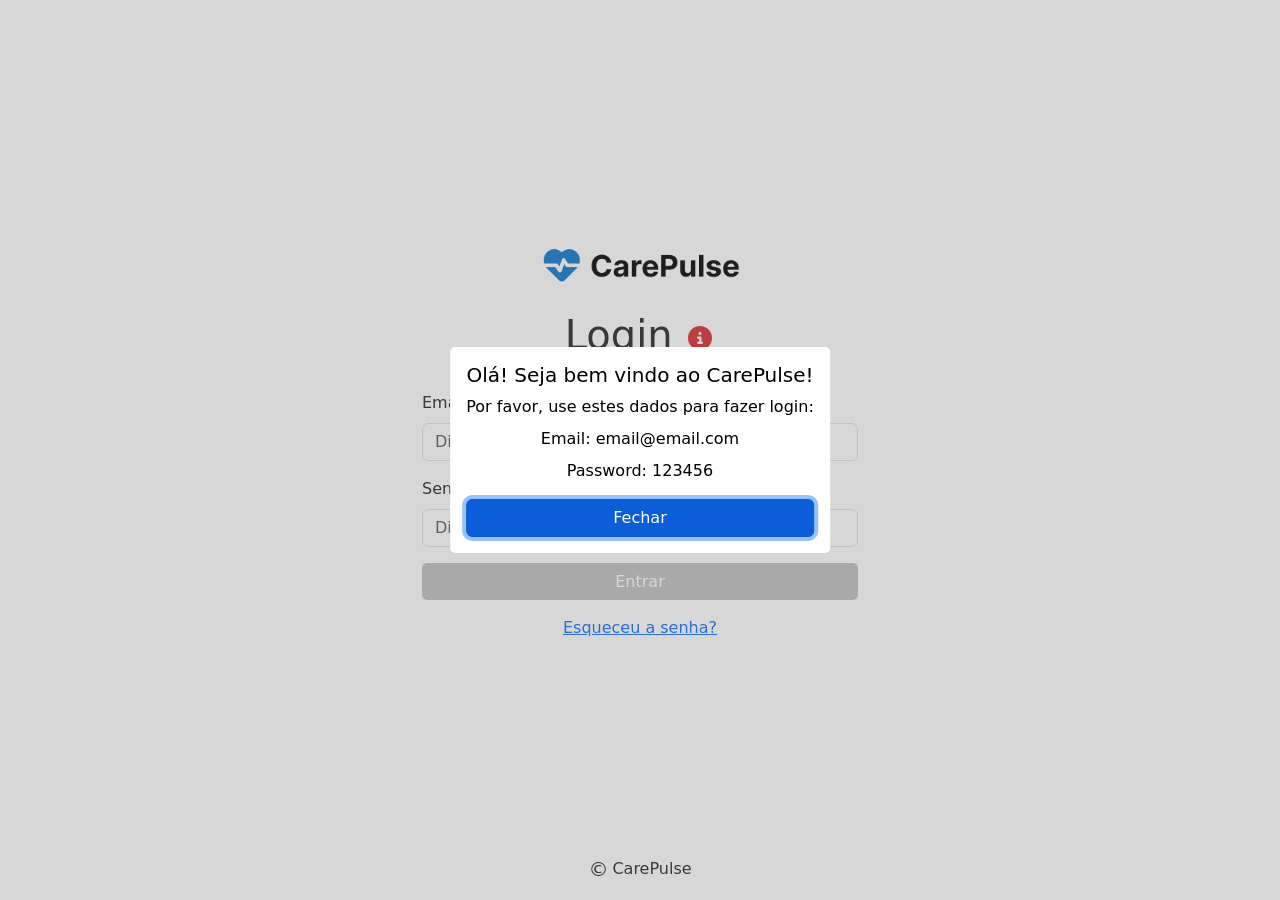
<file: index.html>
<!doctype html>
<html lang="pt-BR">
  <head>
    <meta charset="utf-8" />
    <meta name="viewport" content="width=device-width, initial-scale=1" />
    <title>CarePulse</title>
    <link rel="stylesheet" href="styles/global.css" />
    <link rel="stylesheet" href="style.css" />
    <link
      href="https://cdn.jsdelivr.net/npm/bootstrap@5.3.8/dist/css/bootstrap.min.css"
      rel="stylesheet"
      integrity="sha384-sRIl4kxILFvY47J16cr9ZwB07vP4J8+LH7qKQnuqkuIAvNWLzeN8tE5YBujZqJLB"
      crossorigin="anonymous"
    />
  </head>
  <body>
    <main>
      <section
        class="login-form d-flex flex-column gap-4 justify-content-center position-absolute top-50 start-50 translate-middle"
      >
        <img
          src="assets/images/carepulse-logo.png"
          alt=""
          class="logo align-self-center"
        />
        <h1 class="text-center">
          Login
          <img
            src="assets/images/circle-info-solid-full.svg"
            alt=""
            class="info-icon"
            data-bs-toggle="tooltip"
            data-bs-placement="right"
            data-bs-title="Email: email@email.com Senha: 123456"
          />
        </h1>
        <form>
          <div class="mb-3">
            <label for="exampleInputEmail1" class="form-label">Email</label>
            <input
              type="email"
              class="form-control"
              id="exampleInputEmail1"
              aria-describedby="emailHelp"
              placeholder="Digite seu email"
              data-id="email-field"
            />
          </div>
          <div class="mb-3">
            <label for="exampleInputPassword1" class="form-label">Senha</label>
            <input
              type="password"
              class="form-control"
              id="exampleInputPassword1"
              placeholder="Digite sua senha"
              data-id="password-field"
            />
          </div>
          <button data-id="login-button" class="login-btn" type="button">
            Entrar
          </button>
          <p class="text-center mt-3">
            <a
              class="link-opacity-100-hover"
              href="pages/recuperar-senha/recuperar-senha.html"
            >
              Esqueceu a senha?
            </a>
          </p>
        </form>
      </section>
    </main>
    <footer>
      <p
        class="text-center position-fixed w-100 bottom-0 d-flex align-items-center justify-content-center gap-1"
      >
        <span class="fs-5">©</span>
        CarePulse
      </p>
    </footer>
    <dialog class="dialog" data-id="dialog">
      <h2>Olá! Seja bem vindo ao CarePulse!</h2>
      <p>Por favor, use estes dados para fazer login:</p>
      <p>Email: email@email.com</p>
      <p>Password: 123456</p>
      <button class="btn btn-primary mt-2" data-id="close-dialog">Fechar</button>
    </dialog>
    <script
      src="https://cdn.jsdelivr.net/npm/bootstrap@5.3.8/dist/js/bootstrap.bundle.min.js"
      integrity="sha384-FKyoEForCGlyvwx9Hj09JcYn3nv7wiPVlz7YYwJrWVcXK/BmnVDxM+D2scQbITxI"
      crossorigin="anonymous"
    ></script>
    <script type="module" src="index.js"></script>
  </body>
</html>
</file>
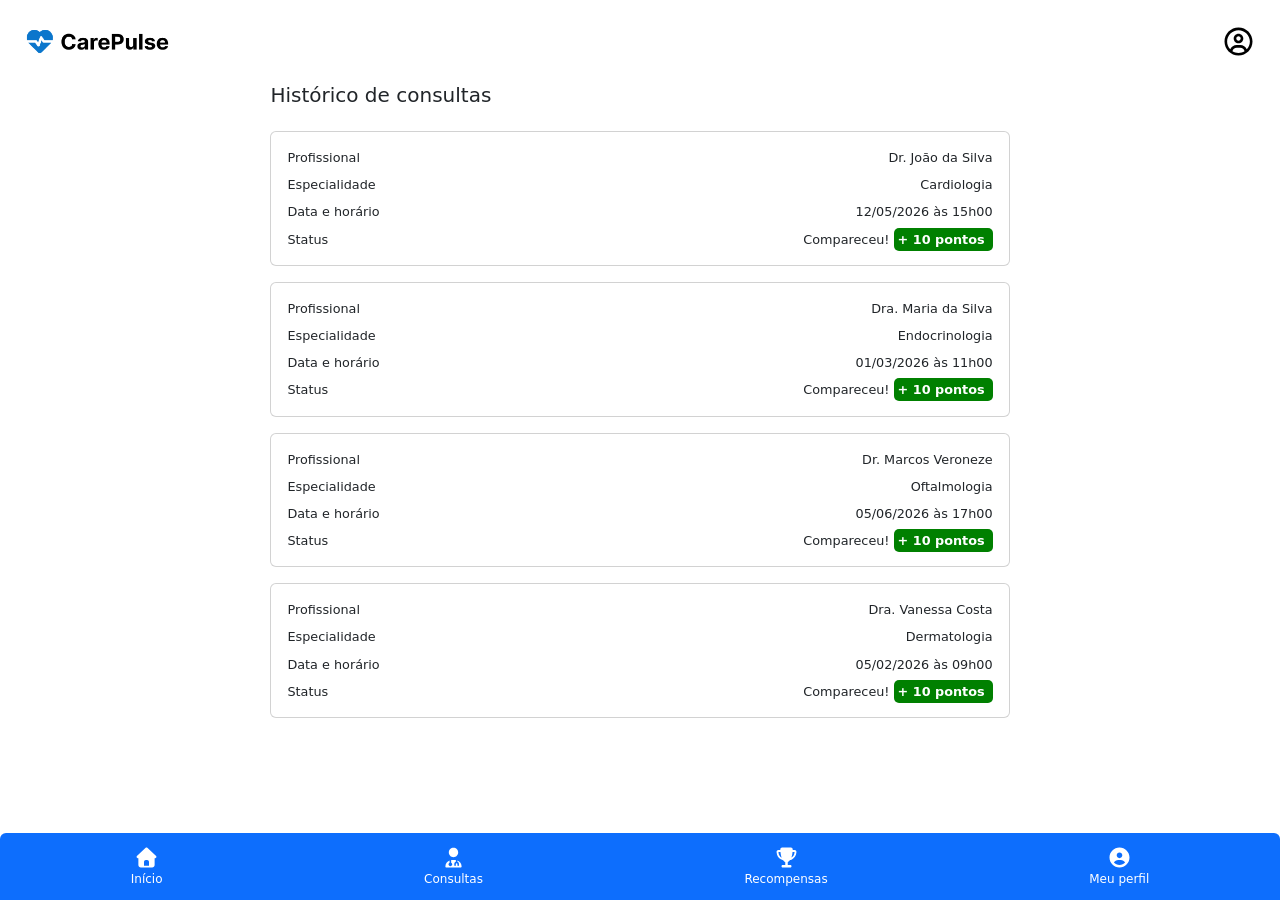
<file: pages/consultas/consultas.html>
<!doctype html>
<html lang="pt-BR">
  <head>
    <meta charset="utf-8" />
    <meta name="viewport" content="width=device-width, initial-scale=1" />
    <title>CarePulse - Consultas</title>
    <link rel="stylesheet" href="../../styles/global.css" />
    <link rel="stylesheet" href="consultas.css" />
    <link
      href="https://cdn.jsdelivr.net/npm/bootstrap@5.3.8/dist/css/bootstrap.min.css"
      rel="stylesheet"
      integrity="sha384-sRIl4kxILFvY47J16cr9ZwB07vP4J8+LH7qKQnuqkuIAvNWLzeN8tE5YBujZqJLB"
      crossorigin="anonymous"
    />
  </head>
  <body class="p-4 d-flex flex-column gap-4">
    <header class="d-flex align-items-center justify-content-between">
      <img
        src="../../assets/images/carepulse-logo.png"
        alt=""
        class="logo align-self-center"
      />
      <img
        src="../../assets/images/circle-user-regular-full.svg"
        alt=""
        class="user-logo align-self-center"
      />
    </header>
    <main
      class="d-flex align-items-center justify-content-center flex-wrap main-content"
    >
      <div class="wrapper">
        <div class="wrapper-child">
          <h5 class="card-title m-0 pb-2">Histórico de consultas</h5>
          <div class="card p-3 d-flex flex-column gap-2">
            <div class="d-flex align-items-center justify-content-between">
              <p class="text-size m-0 ">Profissional</p>
              <p class="text-size m-0">Dr. João da Silva</p>
            </div>
            <div class="d-flex align-items-center justify-content-between">
              <p class="text-size m-0 ">Especialidade</p>
              <p class="text-size m-0">Cardiologia</p>
            </div>
            <div class="d-flex align-items-center justify-content-between">
              <p class="text-size m-0 ">Data e horário</p>
              <p class="text-size m-0">12/05/2026 às 15h00</p>
            </div>
            <div class="d-flex align-items-center justify-content-between">
              <p class="text-size m-0 ">Status</p>
              <p class="text-size m-0">
                Compareceu!
                <strong class="score">
                  + 10 pontos
                </strong>
              </p>
            </div>
          </div>
          <div class="card p-3 d-flex flex-column gap-2">
            <div class="d-flex align-items-center justify-content-between">
              <p class="text-size m-0 ">Profissional</p>
              <p class="text-size m-0">Dra. Maria da Silva </p>
            </div>
            <div class="d-flex align-items-center justify-content-between">
              <p class="text-size m-0 ">Especialidade</p>
              <p class="text-size m-0">Endocrinologia</p>
            </div>
            <div class="d-flex align-items-center justify-content-between">
              <p class="text-size m-0 ">Data e horário</p>
              <p class="text-size m-0">01/03/2026 às 11h00</p>
            </div>
            <div class="d-flex align-items-center justify-content-between">
              <p class="text-size m-0 ">Status</p>
              <p class="text-size m-0">
                Compareceu!
                <strong class="score">
                  + 10 pontos
                </strong>
              </p>
            </div>
          </div>
          <div class="card p-3 d-flex flex-column gap-2">
            <div class="d-flex align-items-center justify-content-between">
              <p class="text-size m-0 ">Profissional</p>
              <p class="text-size m-0">Dr. Marcos Veroneze</p>
            </div>
            <div class="d-flex align-items-center justify-content-between">
              <p class="text-size m-0 ">Especialidade</p>
              <p class="text-size m-0">Oftalmologia</p>
            </div>
            <div class="d-flex align-items-center justify-content-between">
              <p class="text-size m-0 ">Data e horário</p>
              <p class="text-size m-0">05/06/2026 às 17h00</p>
            </div>
            <div class="d-flex align-items-center justify-content-between">
              <p class="text-size m-0 ">Status</p>
              <p class="text-size m-0">
                Compareceu!
                <strong class="score">
                  + 10 pontos
                </strong>
              </p>
            </div>
          </div>
          <div class="card p-3 d-flex flex-column gap-2">
            <div class="d-flex align-items-center justify-content-between">
              <p class="text-size m-0 ">Profissional</p>
              <p class="text-size m-0">Dra. Vanessa Costa</p>
            </div>
            <div class="d-flex align-items-center justify-content-between">
              <p class="text-size m-0 ">Especialidade</p>
              <p class="text-size m-0">Dermatologia</p>
            </div>
            <div class="d-flex align-items-center justify-content-between">
              <p class="text-size m-0 ">Data e horário</p>
              <p class="text-size m-0">05/02/2026 às 09h00</p>
            </div>
            <div class="d-flex align-items-center justify-content-between">
              <p class="text-size m-0 ">Status</p>
              <p class="text-size m-0">
                Compareceu!
                <strong class="score">
                  + 10 pontos
                </strong>
              </p>
            </div>
          </div>
        </div>
      </div>
    </main>
    <footer>
      <div
        class="bg-primary w-100 position-fixed bottom-0 start-0 rounded-top d-flex justify-content-around"
      >
        <a
          href="../inicio/inicio.html"
          class="footer-link d-flex flex-column align-items-center text-decoration-none"
        >
          <img
            class="footer-link-icon"
            src="../../assets/images/house-solid-full.svg"
          />
          Início
        </a>
        <a
          href="./../consultas/consultas.html"
          class="footer-link d-flex flex-column align-items-center text-decoration-none"
        >
          <img
            class="footer-link-icon"
            src="../../assets/images/user-doctor-solid-white.svg"
          />
          Consultas
        </a>
        <a
          href="./../recompensas/recompensas.html"
          class="footer-link d-flex flex-column align-items-center text-decoration-none"
        >
          <img
            class="footer-link-icon"
            src="../../assets/images/trophy-solid-white.svg"
          />
          Recompensas
        </a>
        <a
          href="./../perfil/perfil.html"
          class="footer-link d-flex flex-column align-items-center text-decoration-none"
        >
          <img
            class="footer-link-icon"
            src="../../assets/images/circle-user-solid-white.svg"
          />
          Meu perfil
        </a>
      </div>
    </footer>
    <script
      src="https://cdn.jsdelivr.net/npm/bootstrap@5.3.8/dist/js/bootstrap.bundle.min.js"
      integrity="sha384-FKyoEForCGlyvwx9Hj09JcYn3nv7wiPVlz7YYwJrWVcXK/BmnVDxM+D2scQbITxI"
      crossorigin="anonymous"
    ></script>
  </body>
</html>
</file>
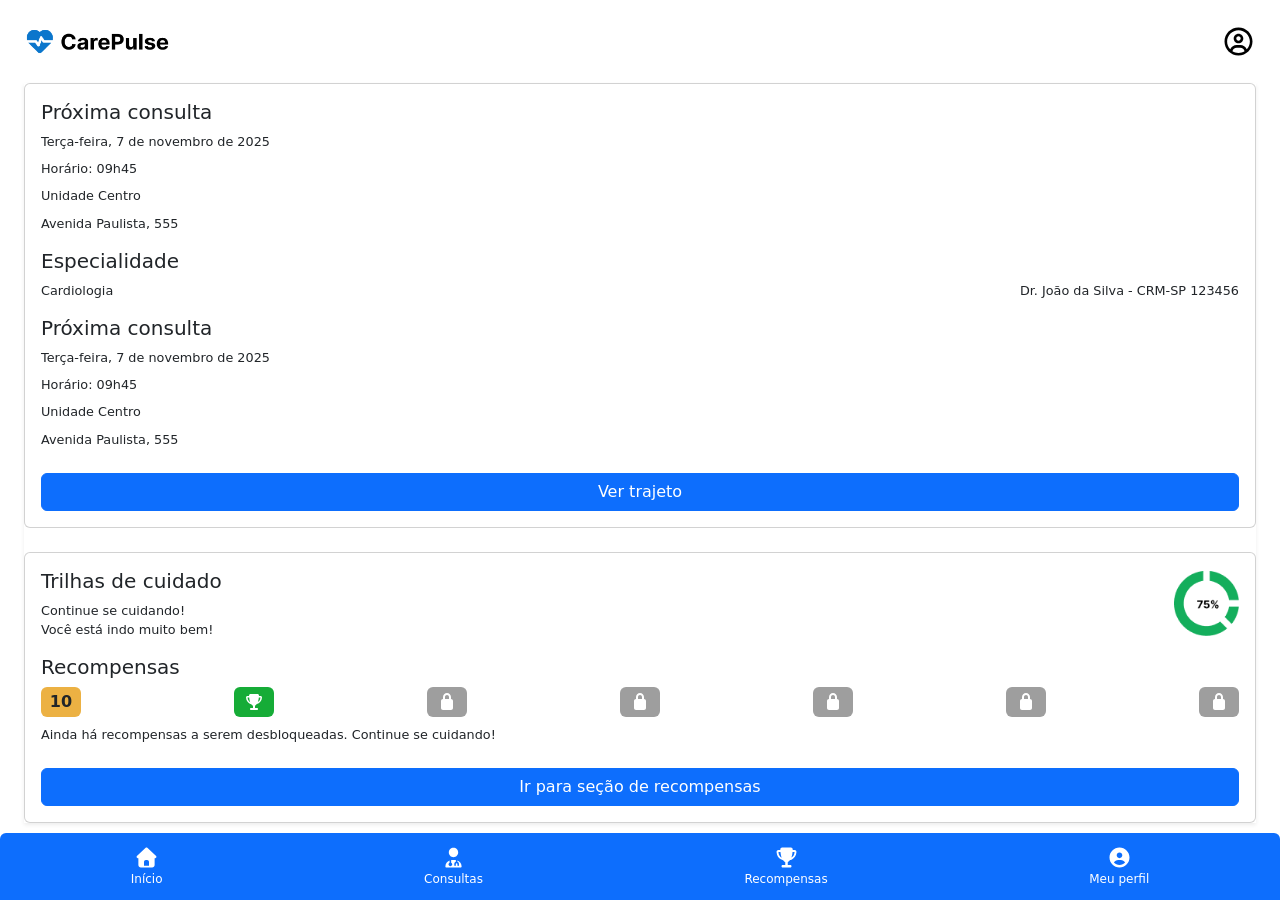
<file: pages/inicio/inicio.html>
<!doctype html>
<html lang="pt-BR">
  <head>
    <meta charset="utf-8" />
    <meta name="viewport" content="width=device-width, initial-scale=1" />
    <title>CarePulse - Início</title>
    <link rel="stylesheet" href="../../styles/global.css" />
    <link rel="stylesheet" href="inicio.css" />
    <link
      href="https://cdn.jsdelivr.net/npm/bootstrap@5.3.8/dist/css/bootstrap.min.css"
      rel="stylesheet"
      integrity="sha384-sRIl4kxILFvY47J16cr9ZwB07vP4J8+LH7qKQnuqkuIAvNWLzeN8tE5YBujZqJLB"
      crossorigin="anonymous"
    />
  </head>
  <body class="p-4 d-flex flex-column gap-4">
    <header class="d-flex align-items-center justify-content-between">
      <img
        src="../../assets/images/carepulse-logo.png"
        alt=""
        class="logo align-self-center"
      />
      <img
        src="../../assets/images/circle-user-regular-full.svg"
        alt=""
        class="user-logo align-self-center"
      />
    </header>
    <main class="d-flex align-items-center justify-content-center flex-wrap main-content">
      <div class="shadow-sm w-100 d-flex flex-column gap-4 ">
        <div class="col-sm-6 w-100">
          <div class="card p-3 d-flex flex-column gap-3">
            <div class="card-body d-flex flex-column gap-2 p-0">
              <h5 class="card-title m-0">Próxima consulta</h5>
              <div class="d-flex flex-column gap-2 text-size">
                <p class="card-text m-0">Terça-feira, 7 de novembro de 2025</p>
                <p class="card-text m-0">Horário: 09h45</p>
                <p class="card-text m-0">Unidade Centro</p>
                <p class="card-text m-0">Avenida Paulista, 555</p>
              </div>
            </div>
            <div class="card-body d-flex flex-column gap-2 p-0">
              <h5 class="card-title m-0">Especialidade</h5>
              <p
                class="card-text m-0 d-flex flex-wrap justify-content-between text-size"
              >
                Cardiologia
                <span class="card-text m-0 text-size"
                  >Dr. João da Silva - CRM-SP 123456</span
                >
              </p>
            </div>
            <div class="card-body d-flex flex-column gap-2 text-size p-0">
              <h5 class="card-title m-0">Próxima consulta</h5>
              <div class="d-flex flex-column gap-2">
                <p class="card-text m-0">Terça-feira, 7 de novembro de 2025</p>
                <p class="card-text m-0">Horário: 09h45</p>
                <p class="card-text m-0">Unidade Centro</p>
                <p class="card-text m-0">Avenida Paulista, 555</p>
              </div>
              <button class="btn btn-primary w-100 mt-3" type="button" data-id="open-modal">Ver trajeto</button>
            </div>
          </div>
        </div>

        <div class="col-sm-6 w-100">
          <div class="card p-3 d-flex flex-column gap-3">
            <div class="card-body d-flex align-items-center justify-content-between p-0">
              <div class="d-flex flex-column gap-2">
                <h5 class="card-title m-0">Trilhas de cuidado</h5>
                <div class="text-size">
                  <p class="card-text m-0">
                    Continue se cuidando! 
                  </p>
                  <p class="card-text m-0">Você está indo muito bem!</p>
                </div>
              </div>
              <img class="chart" src="../../assets/images/chart.png" alt="">
            </div>
            <div class="card-body d-flex flex-column gap-2 p-0">
              <h5 class="card-title m-0">Recompensas</h5>
              <div class="reward-cards d-flex gap-1 justify-content-between">
                <span class="reward-card rounded d-flex align-items-center justify-content-center">
                  10
                </span>
                <span class="reward-card rounded d-flex align-items-center justify-content-center">
                  <img class="reward-logo" src="../../assets/images/trophy-solid-white.svg" alt="">
                </span>
                <span class="reward-card rounded d-flex align-items-center justify-content-center">
                  <img class="reward-logo" src="../../assets/images/lock-solid-full.svg" alt="">
                </span>
                <span class="reward-card rounded d-flex align-items-center justify-content-center">
                  <img class="reward-logo" src="../../assets/images/lock-solid-full.svg" alt="">
                </span>
                <span class="reward-card rounded d-flex align-items-center justify-content-center">
                  <img class="reward-logo" src="../../assets/images/lock-solid-full.svg" alt="">
                </span>
                <span class="reward-card rounded d-flex align-items-center justify-content-center">
                  <img class="reward-logo" src="../../assets/images/lock-solid-full.svg" alt="">
                </span>
                <span class="reward-card rounded d-flex align-items-center justify-content-center">
                  <img class="reward-logo" src="../../assets/images/lock-solid-full.svg" alt="">
                </span>
              </div>
              <p class="card-text text-size m-0">
                Ainda há recompensas a serem desbloqueadas. Continue se cuidando!
              </p>
              <a href="./../recompensas/recompensas.html" class="btn btn-primary w-100 mt-3">
                Ir para seção de recompensas
              </a>
            </div>
          </div>
        </div>
    </main>
    <footer>
      <div
        class="bg-primary w-100 position-fixed bottom-0 start-0 rounded-top d-flex justify-content-around"
      >
        <a href="" class="footer-link d-flex flex-column align-items-center text-decoration-none">
          <img
            class="footer-link-icon"
            src="../../assets/images/house-solid-full.svg"
          />
          Início
        </a>
        <a href="./../consultas/consultas.html" class="footer-link d-flex flex-column align-items-center text-decoration-none">
          <img
            class="footer-link-icon"
            src="../../assets/images/user-doctor-solid-white.svg"
          />
          Consultas
        </a>
        <a href="./../recompensas/recompensas.html" class="footer-link d-flex flex-column align-items-center text-decoration-none">
          <img
            class="footer-link-icon"
            src="../../assets/images/trophy-solid-white.svg"
          />
          Recompensas
        </a>
        <a href="./../perfil/perfil.html" class="footer-link d-flex flex-column align-items-center text-decoration-none">
          <img
            class="footer-link-icon"
            src="../../assets/images/circle-user-solid-white.svg"
          />
          Meu perfil
        </a>
      </div>
    </footer>
    <dialog data-id="modal" class="modal-trajeto">
      <div class="d-flex flex-column gap-4">
        <h2 class="fs-2 m-0">
          Trajeto
        </h2>
        <iframe src="https://www.google.com/maps/embed?pb=!1m18!1m12!1m3!1d8697.822322678245!2d-46.6531675293405!3d-23.56902509391217!2m3!1f0!2f0!3f0!3m2!1i1024!2i768!4f13.1!3m3!1m2!1s0x94ce59bf2807c9c3%3A0xb9876250733355fc!2sAv.%20Paulista%2C%20555%20-%20Bela%20Vista%2C%20S%C3%A3o%20Paulo%20-%20SP%2C%2001311-000!5e0!3m2!1spt-BR!2sbr!4v1778788660593!5m2!1spt-BR!2sbr" width="300" height="200" style="border:0;" allowfullscreen="" loading="lazy" referrerpolicy="no-referrer-when-downgrade"></iframe>
        <button class="modal-btn" data-id="close-modal" type="button">Fechar</button>
      </div>
    </dialog>

    <script type="module" src="./../../js/modal-manager.js"></script>
    <script
      src="https://cdn.jsdelivr.net/npm/bootstrap@5.3.8/dist/js/bootstrap.bundle.min.js"
      integrity="sha384-FKyoEForCGlyvwx9Hj09JcYn3nv7wiPVlz7YYwJrWVcXK/BmnVDxM+D2scQbITxI"
      crossorigin="anonymous"
    ></script>
  </body>
</html>
</file>
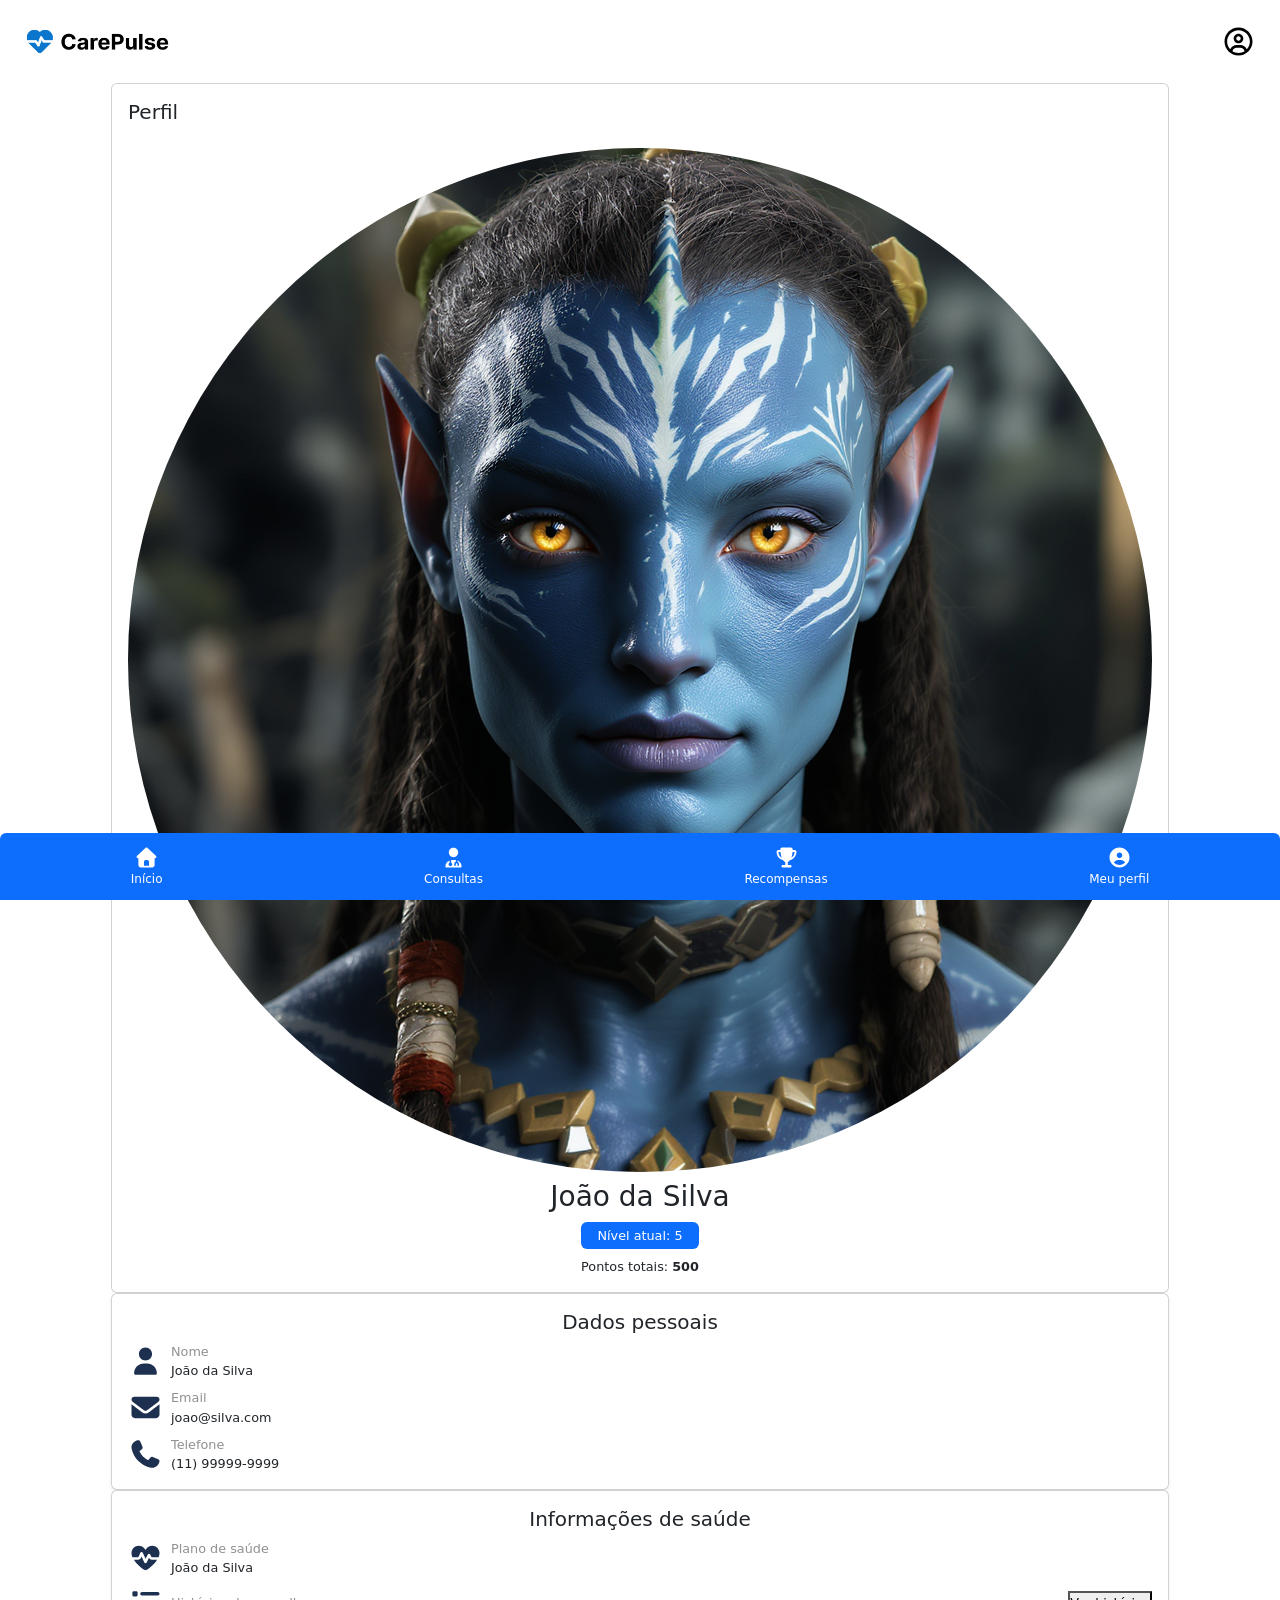
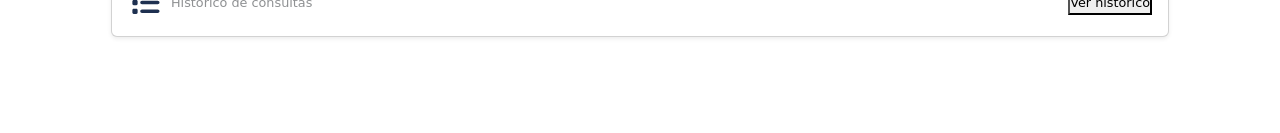
<file: pages/perfil/perfil.html>
<!doctype html>
<html lang="pt-BR">
  <head>
    <meta charset="utf-8" />
    <meta name="viewport" content="width=device-width, initial-scale=1" />
    <title>CarePulse - Perfil</title>
    <link rel="stylesheet" href="../../styles/global.css" />
    <link rel="stylesheet" href="perfil.css" />
    <link
      href="https://cdn.jsdelivr.net/npm/bootstrap@5.3.8/dist/css/bootstrap.min.css"
      rel="stylesheet"
      integrity="sha384-sRIl4kxILFvY47J16cr9ZwB07vP4J8+LH7qKQnuqkuIAvNWLzeN8tE5YBujZqJLB"
      crossorigin="anonymous"
    />
  </head>
  <body class="p-4 d-flex flex-column gap-4">
    <header class="d-flex align-items-center justify-content-between">
      <img
        src="../../assets/images/carepulse-logo.png"
        alt=""
        class="logo align-self-center"
      />
      <img
        src="../../assets/images/circle-user-regular-full.svg"
        alt=""
        class="user-logo align-self-center"
      />
    </header>
    <main class="d-flex align-items-center justify-content-center flex-wrap main-content">
      <div class="wrapper">
        <div class="wrapper-child">
          <div class="card p-3 d-flex flex-column gap-3">
            <h5 class="card-title m-0 pb-2">Perfil</h5>
            <div class="card-body d-flex flex-column gap-2 p-0">
              <div class="d-flex flex-column align-items-center gap-2 text-size">
                <img src="../../assets/images/avatar-avatar.png" alt="" class="rounded-circle avatar">
                <h3 class="card-title m-0">João da Silva</h3>
                <p class="card-text m-0 bg-primary rounded text-white px-3 py-1">Nível atual: 5</p>
                <p class="card-text m-0">Pontos totais: <strong>500</strong></p>
              </div>
            </div>
          </div>
        </div>
        <div class="wrapper-child card p-3 d-flex flex-column gap-3 shadow-sm">
          <div class="card-body d-flex flex-column gap-2 p-0">
            <div class="d-flex flex-column align-items-center gap-2 text-size">
              <h5 class="card-title m-0">Dados pessoais</h5>
              <div class="d-flex w-100 gap-2">
                <img src="../../assets/images/user-solid-full.svg" alt="" class="personal-data-icon">
                <div>
                  <p class="card-text opacity-50 m-0">Nome</p>
                  <p class="card-title m-0">João da Silva</p>
                </div>
              </div>
              <div class="d-flex w-100 gap-2">
                <img src="../../assets/images/envelope-solid-full.svg" alt="" class="personal-data-icon">
                <div>
                  <p class="card-text opacity-50 m-0">Email</p>
                  <p class="card-title m-0">joao@silva.com</p>
                </div>
              </div>
              <div class="d-flex w-100 gap-2">
                <img src="../../assets/images/phone-solid-full.svg" alt="" class="personal-data-icon">
                <div>
                  <p class="card-text opacity-50 m-0">Telefone</p>
                  <p class="card-title m-0">(11) 99999-9999</p>
                </div>
              </div>
            </div>
          </div>
        </div>
        <div class="wrapper-child card p-3 d-flex flex-column gap-3 shadow-sm">
          <div class="card-body d-flex flex-column gap-2 p-0">
            <div class="d-flex flex-column align-items-center gap-2 text-size">
              <h5 class="card-title m-0">Informações de saúde</h5>
              <div class="d-flex w-100 gap-2">
                <img src="../../assets/images/heart-pulse-solid-full.svg" alt="" class="personal-data-icon">
                <div>
                  <p class="card-text opacity-50 m-0">Plano de saúde</p>
                  <p class="card-title m-0">João da Silva</p>
                </div>
              </div>
              <div class="d-flex w-100 gap-2">
                <img src="../../assets/images/list-solid-full.svg" alt="" class="personal-data-icon">
                <div class="d-flex align-items-center w-100 justify-content-between">
                  <p class="card-text opacity-50 m-0">Histórico de consultas</p>
                  <button class="go-to-history-btn" type="button">
                    Ver histórico
                  </button>
                </div>
              </div>
            </div>
          </div>
        </div>
        
    </main>
    <footer>
      <div
        class="bg-primary w-100 position-fixed bottom-0 start-0 rounded-top d-flex justify-content-around"
      >
        <a href="../inicio/inicio.html" class="footer-link d-flex flex-column align-items-center text-decoration-none">
          <img
            class="footer-link-icon"
            src="../../assets/images/house-solid-full.svg"
          />
          Início
        </a>
        <a href="./../consultas/consultas.html" class="footer-link d-flex flex-column align-items-center text-decoration-none">
          <img
            class="footer-link-icon"
            src="../../assets/images/user-doctor-solid-white.svg"
          />
          Consultas
        </a>
        <a href="./../recompensas/recompensas.html" class="footer-link d-flex flex-column align-items-center text-decoration-none">
          <img
            class="footer-link-icon"
            src="../../assets/images/trophy-solid-white.svg"
          />
          Recompensas
        </a>
        <a href="./../perfil/perfil.html" class="footer-link d-flex flex-column align-items-center text-decoration-none">
          <img
            class="footer-link-icon"
            src="../../assets/images/circle-user-solid-white.svg"
          />
          Meu perfil
        </a>
      </div>
    </footer>
    <script
      src="https://cdn.jsdelivr.net/npm/bootstrap@5.3.8/dist/js/bootstrap.bundle.min.js"
      integrity="sha384-FKyoEForCGlyvwx9Hj09JcYn3nv7wiPVlz7YYwJrWVcXK/BmnVDxM+D2scQbITxI"
      crossorigin="anonymous"
    ></script>
  </body>
</html>
</file>
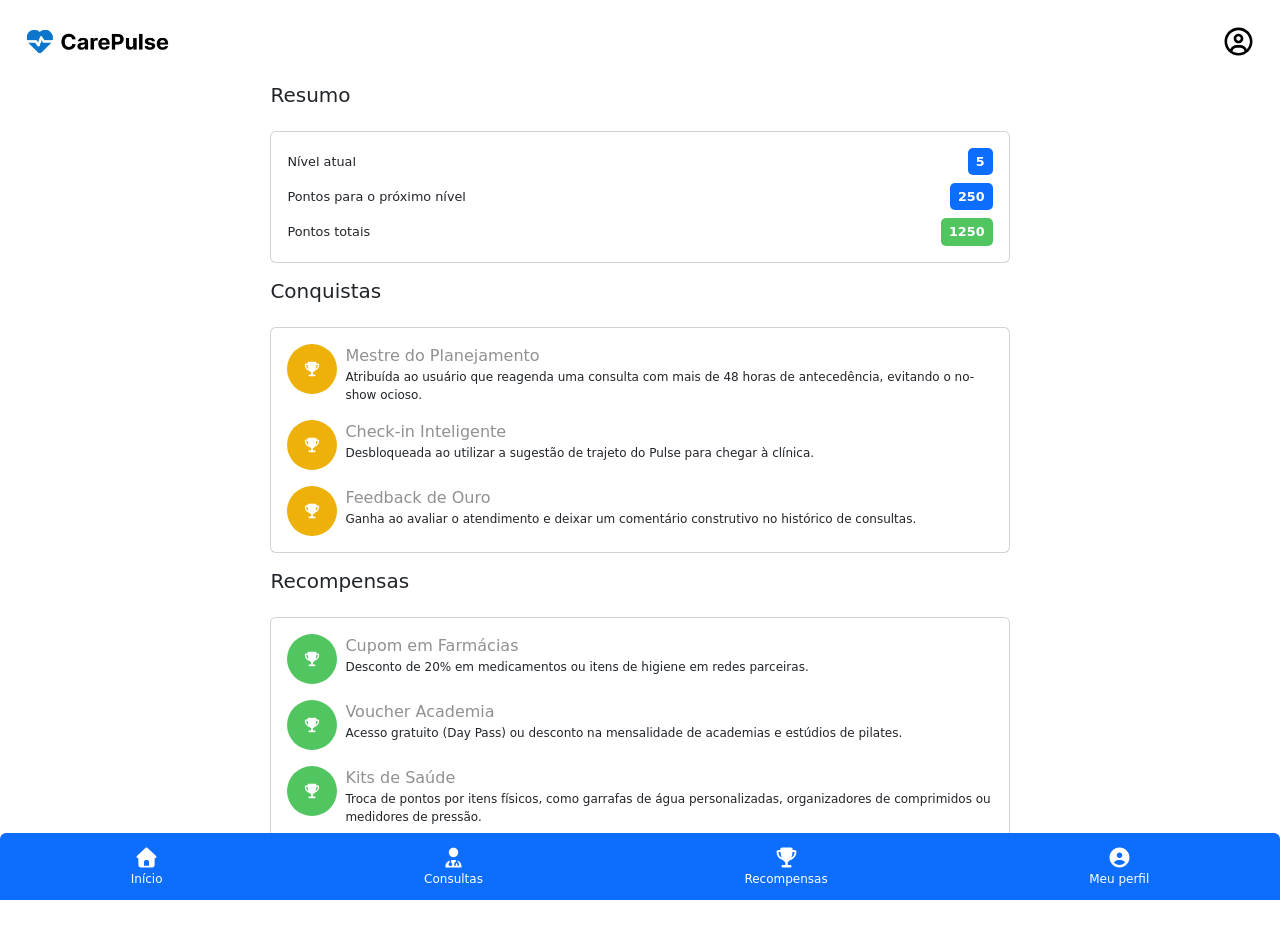
<file: pages/recompensas/recompensas.html>
<!doctype html>
<html lang="pt-BR">
  <head>
    <meta charset="utf-8" />
    <meta name="viewport" content="width=device-width, initial-scale=1" />
    <title>CarePulse - Recompensas</title>
    <link rel="stylesheet" href="../../styles/global.css" />
    <link rel="stylesheet" href="recompensas.css" />
    <link
      href="https://cdn.jsdelivr.net/npm/bootstrap@5.3.8/dist/css/bootstrap.min.css"
      rel="stylesheet"
      integrity="sha384-sRIl4kxILFvY47J16cr9ZwB07vP4J8+LH7qKQnuqkuIAvNWLzeN8tE5YBujZqJLB"
      crossorigin="anonymous"
    />
  </head>
  <body class="p-4 d-flex flex-column gap-4">
    <header class="d-flex align-items-center justify-content-between">
      <img
        src="../../assets/images/carepulse-logo.png"
        alt=""
        class="logo align-self-center"
      />
      <img
        src="../../assets/images/circle-user-regular-full.svg"
        alt=""
        class="user-logo align-self-center"
      />
    </header>
    <main
      class="d-flex align-items-center justify-content-center flex-wrap main-content"
    >
      <div class="wrapper">
        <div class="wrapper-child">
          <h5 class="card-title m-0 pb-2">Resumo</h5>

          <div class="card p-3 d-flex flex-column gap-2">
            <div class="d-flex align-items-center justify-content-between">
              <p class="text-size m-0">Nível atual</p>
              <p class="text-size m-0 fw-bold points">5</p>
            </div>
            <div class="d-flex align-items-center justify-content-between">
              <p class="text-size m-0">Pontos para o próximo nível</p>
              <p class="text-size m-0 fw-bold points">250</p>
            </div>
            <div class="d-flex align-items-center justify-content-between">
              <p class="text-size m-0">Pontos totais</p>
              <p class="text-size m-0 fw-bold status">1250</p>
            </div>
          </div>
        </div>

        <div class="wrapper-child">
          <h5 class="card-title m-0 pb-2">Conquistas</h5>
          <div class="card p-3 d-flex flex-column gap-3">
            <div class="d-flex w-100 gap-2">
              <img
                src="../../assets/images/trophy-solid-white.svg"
                class="achievements-icon"
              />
              <div>
                <p class="card-text opacity-50 m-0">
                  Mestre do Planejamento
                </p>
                <p class="card-title m-0 description">
                  Atribuída ao usuário que reagenda uma consulta com mais de 48 horas de antecedência, evitando o no-show ocioso.
                </p>
              </div>
            </div>
            <div class="d-flex w-100 gap-2">
              <img
                src="../../assets/images/trophy-solid-white.svg"
                class="achievements-icon"
              />
              <div>
                <p class="card-text opacity-50 m-0">
                  Check-in Inteligente
                </p>
                <p class="card-title m-0 description">
                  Desbloqueada ao utilizar a sugestão de trajeto do Pulse para chegar à clínica.
                </p>
              </div>
            </div>
            <div class="d-flex w-100 gap-2">
              <img
                src="../../assets/images/trophy-solid-white.svg"
                class="achievements-icon"
              />
              <div>
                <p class="card-text opacity-50 m-0">
                  Feedback de Ouro
                </p>
                <p class="card-title m-0 description">
                  Ganha ao avaliar o atendimento e deixar um comentário construtivo no histórico de consultas.
                </p>
              </div>
            </div>
          </div>
        </div>

        <div class="wrapper-child">
          <h5 class="card-title m-0 pb-2">Recompensas</h5>
          <div class="card p-3 d-flex flex-column gap-3">
            <div class="d-flex w-100 gap-2">
              <img
                src="../../assets/images/trophy-solid-white.svg"
                class="rewards-icon"
              />
              <div>
                <p class="card-text opacity-50 m-0">
                  Cupom em Farmácias
                </p>
                <p class="card-title m-0 description">
                  Desconto de 20% em medicamentos ou itens de higiene em redes parceiras.
                </p>
              </div>
            </div>
            <div class="d-flex w-100 gap-2">
              <img
                src="../../assets/images/trophy-solid-white.svg"
                class="rewards-icon"
              />
              <div>
                <p class="card-text opacity-50 m-0">
                  Voucher Academia
                </p>
                <p class="card-title m-0 description">
                  Acesso gratuito (Day Pass) ou desconto na mensalidade de academias e estúdios de pilates.
                </p>
              </div>
            </div>
            <div class="d-flex w-100 gap-2">
              <img
                src="../../assets/images/trophy-solid-white.svg"
                class="rewards-icon"
              />
              <div>
                <p class="card-text opacity-50 m-0">
                  Kits de Saúde
                </p>
                <p class="card-title m-0 description">
                  Troca de pontos por itens físicos, como garrafas de água personalizadas, organizadores de comprimidos ou medidores de pressão.
                </p>
              </div>
            </div>
            
          </div>
        </div>
      </div>
    </main>
    <footer>
      <div
        class="bg-primary w-100 position-fixed bottom-0 start-0 rounded-top d-flex justify-content-around"
      >
        <a
          href="../inicio/inicio.html"
          class="footer-link d-flex flex-column align-items-center text-decoration-none"
        >
          <img
            class="footer-link-icon"
            src="../../assets/images/house-solid-full.svg"
          />
          Início
        </a>
        <a
          href="./../consultas/consultas.html"
          class="footer-link d-flex flex-column align-items-center text-decoration-none"
        >
          <img
            class="footer-link-icon"
            src="../../assets/images/user-doctor-solid-white.svg"
          />
          Consultas
        </a>
        <a
          href="./../recompensas/recompensas.html"
          class="footer-link d-flex flex-column align-items-center text-decoration-none"
        >
          <img
            class="footer-link-icon"
            src="../../assets/images/trophy-solid-white.svg"
          />
          Recompensas
        </a>
        <a
          href="./../perfil/perfil.html"
          class="footer-link d-flex flex-column align-items-center text-decoration-none"
        >
          <img
            class="footer-link-icon"
            src="../../assets/images/circle-user-solid-white.svg"
          />
          Meu perfil
        </a>
      </div>
    </footer>
    <script
      src="https://cdn.jsdelivr.net/npm/bootstrap@5.3.8/dist/js/bootstrap.bundle.min.js"
      integrity="sha384-FKyoEForCGlyvwx9Hj09JcYn3nv7wiPVlz7YYwJrWVcXK/BmnVDxM+D2scQbITxI"
      crossorigin="anonymous"
    ></script>
  </body>
</html>
</file>
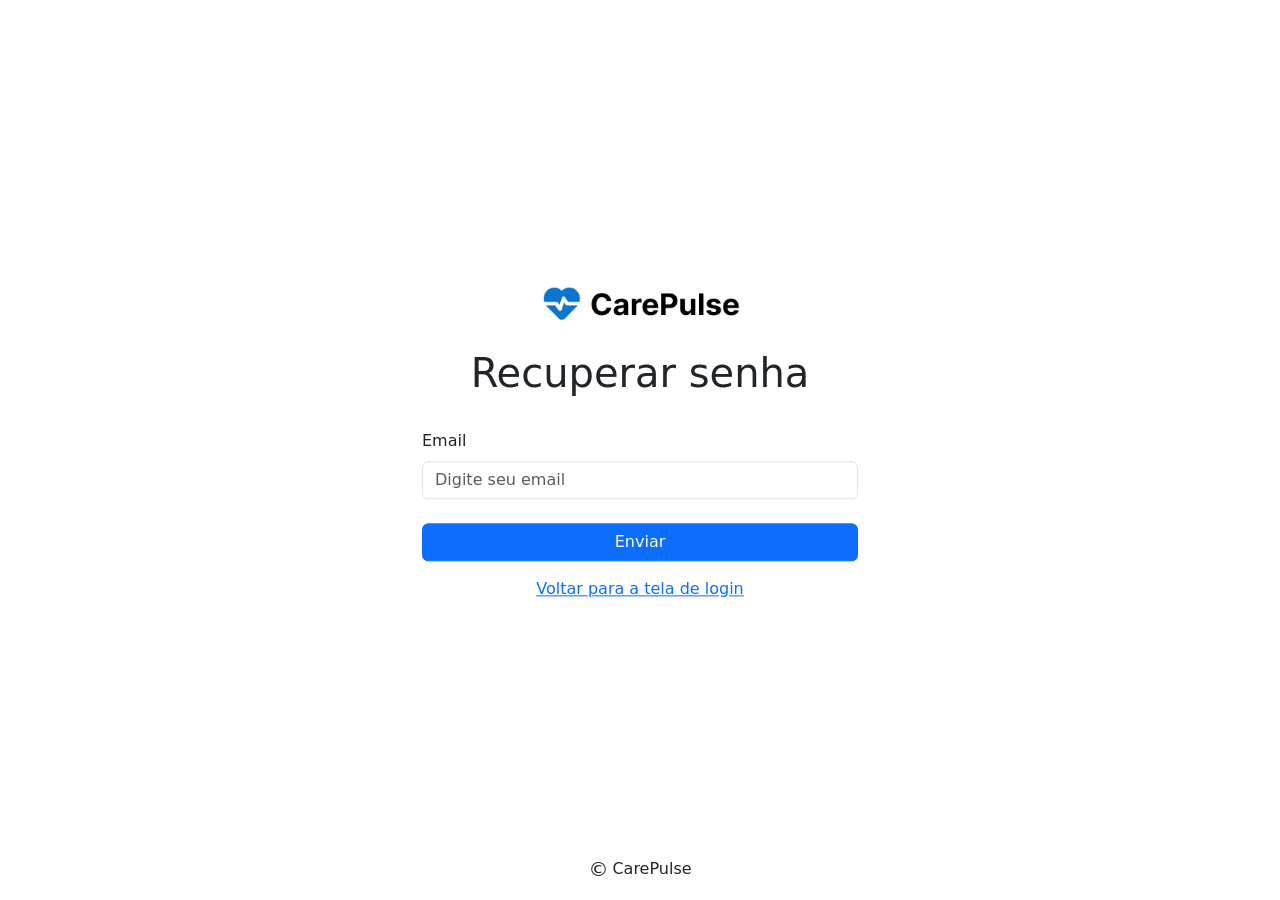
<file: pages/recuperar-senha/recuperar-senha.html>
<!doctype html>
<html lang="pt-BR">
  <head>
    <meta charset="utf-8" />
    <meta name="viewport" content="width=device-width, initial-scale=1" />
    <title>CarePulse - Recuperar senha</title>
    
    <link rel="stylesheet" href="recuperar-senha.css"/>
    <link rel="stylesheet" href="../../styles/global.css">
    <link
      href="https://cdn.jsdelivr.net/npm/bootstrap@5.3.8/dist/css/bootstrap.min.css"
      rel="stylesheet"
      integrity="sha384-sRIl4kxILFvY47J16cr9ZwB07vP4J8+LH7qKQnuqkuIAvNWLzeN8tE5YBujZqJLB"
      crossorigin="anonymous"
    />
  </head>
  <body>
    <main>
      <section
        class="recuperar-senha-form d-flex flex-column gap-4 justify-content-center position-absolute top-50 start-50 translate-middle"
      >
        <img src="../../assets/images/carepulse-logo.png" alt="" class="logo align-self-center" />
        <h1 class="text-center">Recuperar senha</h1>
        <form>
          <div class="mb-3">
            <label for="exampleInputEmail1" class="form-label"
              >Email</label
            >
            <input
              type="email"
              class="form-control"
              id="exampleInputEmail1"
              aria-describedby="emailHelp"
              placeholder="Digite seu email"
            />
          </div>
          <button type="submit" class="btn btn-primary w-100 mt-2">Enviar</button>
          <p class="text-center mt-3">
            <a class="link-opacity-100-hover" href="../../index.html">
              Voltar para a tela de login
            </a>
          </p>
        </form>
      </section>
    </main>
    <footer>
      <p class="text-center position-fixed w-100 bottom-0 d-flex align-items-center justify-content-center gap-1">
        <span class="fs-5">©</span>
        CarePulse
      </p>
    </footer>
    <script
      src="https://cdn.jsdelivr.net/npm/bootstrap@5.3.8/dist/js/bootstrap.bundle.min.js"
      integrity="sha384-FKyoEForCGlyvwx9Hj09JcYn3nv7wiPVlz7YYwJrWVcXK/BmnVDxM+D2scQbITxI"
      crossorigin="anonymous"
    ></script>
  </body>
</html>
</file>
<file: styles/global.css>
* {
  padding: 0;
  margin: 0;
  box-sizing: border-box;
}

.logo {
  width: 200px;
}
</file>
<file: style.css>
.login-form {
  padding: 2rem;
  width: 100%;
  max-width: 500px;
}

.info-icon {
  width: 30px;
}

.login-btn {
  color: white;
  border: none;
  background-color: #0d6efd;
  min-width: 100%;
  border-radius: 5px;
  padding: 0.4rem;
}

.login-btn:disabled {
  cursor: not-allowed;
  opacity: 0.5;
  background-color: gray;
}

.dialog {
  position: absolute;
  top: 50%;
  left: 50%;
  transform: translate(-50%, -50%);
  min-width: 350px;
  padding: 1rem;
  border-radius: 5px;
  border: none;
  display: flex;
  flex-direction: column;
  gap: 0.5rem;
}

.dialog:not([open]) {
  display: none;
}

.dialog > * {
  margin: 0;
  text-align: center;
}

.dialog > h2 {
  font-size: 1.25rem;
}

.dialog::backdrop {
  background-color: #6d6d6d46;
}
</file>
<file: pages/consultas/consultas.css>
.main-content {
  margin-bottom: 3rem;
}

.wrapper {
  display: flex;
  flex-direction: column;
  gap: 1rem;
  width: 100%;
}

.wrapper-child {
  width: 100%;
  display: flex;
  flex-direction: column;
  gap: 1rem;
}

.logo {
  width: 145px;
}

.user-logo {
  width: 35px;
}

.footer-link {
  padding: 0.75rem;
  color: white;
  font-size: 0.75rem;
  transition: scale 0.3s ease;
}

.footer-link:hover {
  scale: 1.1;
}

.footer-link-icon {
  width: 25px;
}

.text-size {
  font-size: 0.8rem;
}

.score {
  padding: 0.25rem 0.5rem 0.25rem 0.25rem;
  border-radius: 5px;
  color: white;
  background-color: green;
}

.chart {
  width: 65px;
}

.personal-data-icon {
  width: 35px;
  border-radius: 100%;
}

.go-to-history-btn {
  border: none;
  background-color: #0d6efd;
  color: white;
  text-decoration: none;
  padding: 0.5rem;
  border-radius: 5px;
}

@media screen and (min-width: 768px) {
  .main-content {
    display: flex;
    flex-direction: row;
  }
  .wrapper {
    display: flex;
    align-items: center;
  }
  .wrapper-child {
    max-width: 60%;
  }
}
</file>
<file: pages/inicio/inicio.css>
.main-content {
  margin-bottom: 3rem;
}

.logo {
  width: 145px;
}

.user-logo {
  width: 35px;
}

.footer-link {
  padding: .75rem;
  color: white;
  font-size: 0.75rem;
  transition: scale .3s ease;
}

.footer-link:hover {
  scale: 1.1;
}

.footer-link-icon {
  width: 25px;
}

.text-size {
  font-size: .8rem;
}

.chart {
  width: 65px;
}

.reward-card {
  height: 30px;
  width: 40px;
  background-color: #9e9e9e;
  font-weight: bold;
}

.reward-card:nth-of-type(1) {
  background-color: #ecb143;
}

.reward-card:nth-of-type(2) {
  background-color: #16ac37;
}

.reward-logo {
  width: 20px;
}

.modal-trajeto {
  position: absolute;
  top: 50%;
  left: 50%;
  transform: translate(-50%, -50%);
  padding: 2rem;
  border: none;
  border-radius: 10px;
}

.modal-trajeto::backdrop {
  background-color: rgba(0, 0, 0, 0.336);
}

.modal-btn {
  padding: 1rem;
  border: none;
  border-radius: 5px;
  background-color: #0d6efd;
  color: white;
  width: 100%;
}

@media screen and (min-width: 768px) {
  .main-content {
    display: flex;
    flex-direction: row;
  }
}
</file>
<file: pages/perfil/perfil.css>
.main-content {
  margin-bottom: 3rem;
}

.logo {
  width: 145px;
}

.user-logo {
  width: 35px;
}

.footer-link {
  padding: 0.75rem;
  color: white;
  font-size: 0.75rem;
  transition: scale 0.3s ease;
}

.footer-link:hover {
  scale: 1.1;
}

.footer-link-icon {
  width: 25px;
}

.text-size {
  font-size: 0.8rem;
}

.chart {
  width: 65px;
}

.reward-card {
  height: 30px;
  width: 40px;
  background-color: #9e9e9e;
  font-weight: bold;
}

.reward-card:nth-of-type(1) {
  background-color: #ecb143;
}

.reward-card:nth-of-type(2) {
  background-color: #16ac37;
}

.reward-logo {
  width: 20px;
}

.personal-data-icon {
  width: 35px;
  border-radius: 100%;
}

@media screen and (min-width: 768px) {
  .main-content {
    display: flex;
    flex-direction: row;
  }
}
</file>
<file: pages/recompensas/recompensas.css>
.main-content {
  margin-bottom: 3rem;
}

.wrapper {
  display: flex;
  flex-direction: column;
  gap: 1rem;
  width: 100%;
}

.wrapper-child {
  width: 100%;
  display: flex;
  flex-direction: column;
  gap: 1rem;
}

.points {
  background-color: #0d6efd;
  color: white;
  padding: 0.25rem 0.5rem 0.25rem 0.5rem;
  border-radius: 5px;
}

.status {
  background-color: #51c560;
  color: white;
  padding: 0.25rem 0.5rem 0.25rem 0.5rem;
  border-radius: 5px;
}

.rewards-icon {
  background-color: #51c560;
  width: 50px;
  height: 50px;
  padding-inline: 1rem;
  border-radius: 100%;
}
.description {
  font-size: 12px;
}

.achievements-icon {
  background-color: rgb(238, 177, 10);
  width: 50px;
  height: 50px;
  padding-inline: 1rem;
  border-radius: 100%;
}

.logo {
  width: 145px;
}

.user-logo {
  width: 35px;
}

.footer-link {
  padding: 0.75rem;
  color: white;
  font-size: 0.75rem;
  transition: scale 0.3s ease;
}

.footer-link:hover {
  scale: 1.1;
}

.footer-link-icon {
  width: 25px;
}

.text-size {
  font-size: 0.8rem;
}

.score {
  padding: 0.25rem 0.5rem 0.25rem 0.25rem;
  border-radius: 5px;
  color: white;
  background-color: green;
}

.chart {
  width: 65px;
}

.personal-data-icon {
  width: 35px;
  border-radius: 100%;
}

.go-to-history-btn {
  border: none;
  background-color: #0d6efd;
  color: white;
  text-decoration: none;
  padding: 0.5rem;
  border-radius: 5px;
}

@media screen and (min-width: 768px) {
  .main-content {
    display: flex;
    flex-direction: row;
  }
  .wrapper {
    display: flex;
    align-items: center;
  }
  .wrapper-child {
    max-width: 60%;
  }
}
</file>
<file: pages/recuperar-senha/recuperar-senha.css>
.recuperar-senha-form {
  padding: 2rem;
  width: 100%;
  max-width: 500px;
}
</file>
